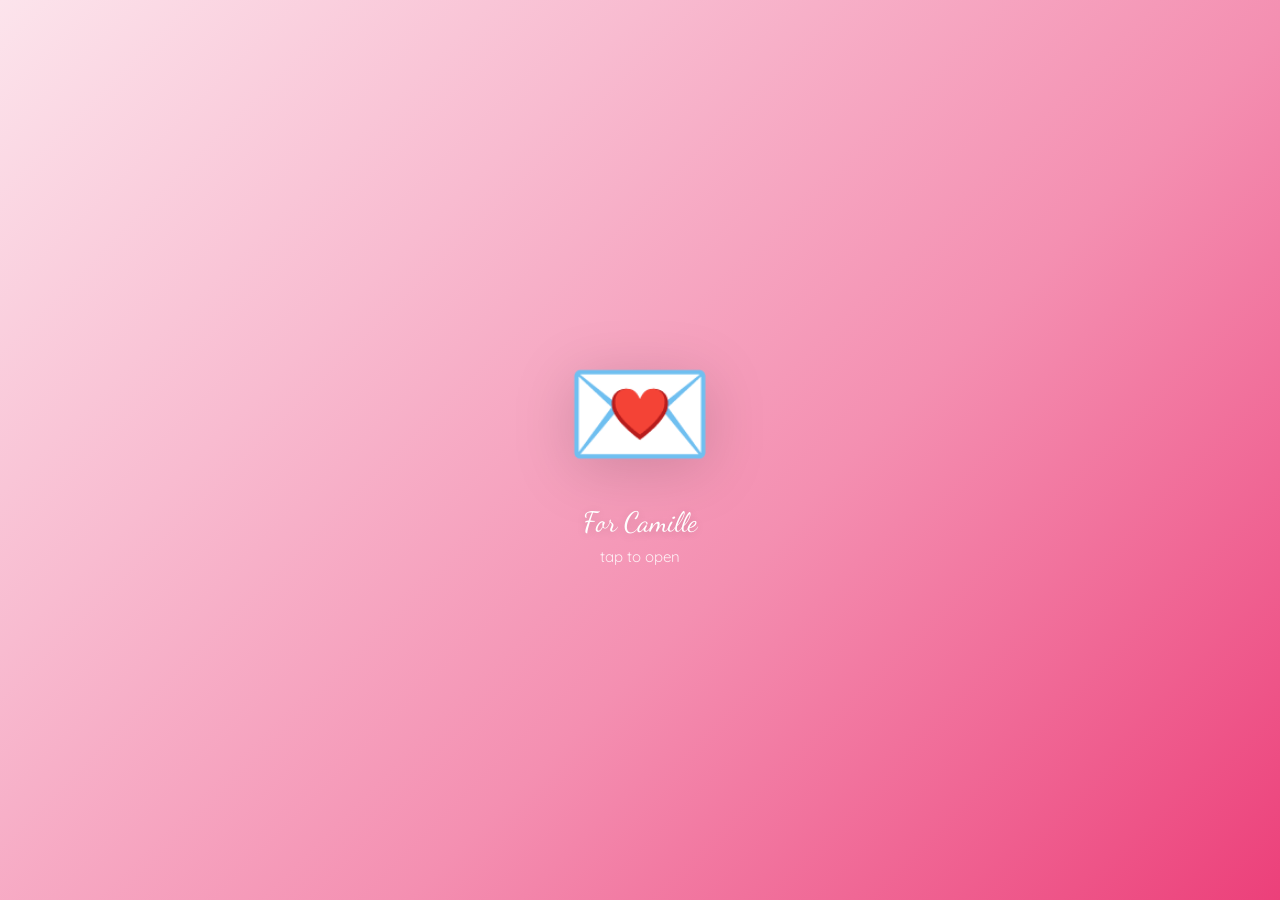
<file: index.html>
<!DOCTYPE html>
<html lang="en">
<head>
  <meta charset="UTF-8" />
  <meta name="viewport" content="width=device-width, initial-scale=1.0" />
  <title>For You, Camille</title>
  <style>
    @import url('https://fonts.googleapis.com/css2?family=Dancing+Script:wght@400;700&family=Quicksand:wght@300;400;600&display=swap');

    * { margin: 0; padding: 0; box-sizing: border-box; }

    body {
      min-height: 100vh;
      background: linear-gradient(135deg, #fce4ec 0%, #f8bbd0 30%, #f48fb1 60%, #ec407a 100%);
      display: flex;
      align-items: center;
      justify-content: center;
      overflow: hidden;
      font-family: 'Quicksand', sans-serif;
      position: relative;
    }

    /* ── Floating Hearts Background ── */
    .hearts-bg {
      position: fixed;
      inset: 0;
      pointer-events: none;
      z-index: 0;
      overflow: hidden;
    }
    .floating-heart {
      position: absolute;
      bottom: -80px;
      color: rgba(255, 255, 255, 0.25);
      font-size: 24px;
      animation: floatUp linear infinite;
      user-select: none;
    }
    @keyframes floatUp {
      0%   { transform: translateY(0) rotate(0deg) scale(1); opacity: 1; }
      50%  { opacity: 0.8; }
      100% { transform: translateY(-110vh) rotate(360deg) scale(0.5); opacity: 0; }
    }

    /* ── Sparkle particles ── */
    .sparkle {
      position: fixed;
      width: 6px;
      height: 6px;
      background: #fff;
      border-radius: 50%;
      pointer-events: none;
      z-index: 0;
      animation: twinkle 2s ease-in-out infinite;
    }
    @keyframes twinkle {
      0%, 100% { opacity: 0.2; transform: scale(0.8); }
      50% { opacity: 1; transform: scale(1.3); }
    }

    /* ── Main Card ── */
    .card {
      position: relative;
      z-index: 10;
      background: rgba(255, 255, 255, 0.92);
      backdrop-filter: blur(20px);
      border-radius: 30px;
      padding: 50px 40px;
      max-width: 480px;
      width: 90%;
      text-align: center;
      box-shadow:
        0 20px 60px rgba(236, 64, 122, 0.3),
        0 0 0 1px rgba(255, 255, 255, 0.5),
        inset 0 1px 0 rgba(255, 255, 255, 0.8);
      animation: cardEntry 1s cubic-bezier(0.34, 1.56, 0.64, 1) forwards;
      opacity: 0;
      transform: scale(0.8) translateY(30px);
    }
    @keyframes cardEntry {
      to { opacity: 1; transform: scale(1) translateY(0); }
    }

    /* ── Envelope intro ── */
    .envelope-scene {
      position: fixed;
      inset: 0;
      z-index: 100;
      display: flex;
      align-items: center;
      justify-content: center;
      background: linear-gradient(135deg, #fce4ec 0%, #f8bbd0 30%, #f48fb1 60%, #ec407a 100%);
      transition: opacity 0.8s ease, visibility 0.8s ease;
    }
    .envelope-scene.hidden {
      opacity: 0;
      visibility: hidden;
      pointer-events: none;
    }
    .envelope {
      cursor: pointer;
      animation: envelopeBounce 2s ease-in-out infinite;
      text-align: center;
    }
    .envelope-icon {
      font-size: 120px;
      display: block;
      filter: drop-shadow(0 10px 30px rgba(0,0,0,0.15));
      transition: transform 0.3s ease;
    }
    .envelope:hover .envelope-icon {
      transform: scale(1.1) rotate(-5deg);
    }
    .envelope-label {
      margin-top: 20px;
      font-family: 'Dancing Script', cursive;
      font-size: 28px;
      color: white;
      text-shadow: 0 2px 10px rgba(0,0,0,0.15);
      animation: fadeInUp 1s ease 0.5s both;
    }
    .envelope-sublabel {
      margin-top: 8px;
      font-size: 15px;
      color: rgba(255,255,255,0.85);
      animation: fadeInUp 1s ease 0.8s both;
    }
    @keyframes envelopeBounce {
      0%, 100% { transform: translateY(0); }
      50% { transform: translateY(-15px); }
    }
    @keyframes fadeInUp {
      from { opacity: 0; transform: translateY(15px); }
      to { opacity: 1; transform: translateY(0); }
    }

    /* ── Bear ── */
    .bear {
      font-size: 80px;
      margin-bottom: 10px;
      animation: bearWiggle 3s ease-in-out infinite;
      display: inline-block;
    }
    @keyframes bearWiggle {
      0%, 100% { transform: rotate(-5deg); }
      25% { transform: rotate(5deg); }
      50% { transform: rotate(-3deg); }
      75% { transform: rotate(3deg); }
    }

    .greeting {
      font-family: 'Dancing Script', cursive;
      font-size: 22px;
      color: #e91e63;
      margin-bottom: 5px;
      animation: fadeIn 1s ease 0.3s both;
    }

    .name {
      font-family: 'Dancing Script', cursive;
      font-size: 42px;
      font-weight: 700;
      color: #c2185b;
      margin-bottom: 20px;
      animation: fadeIn 1s ease 0.5s both;
      text-shadow: 0 2px 4px rgba(194, 24, 91, 0.15);
    }

    .message {
      font-size: 16px;
      color: #6d4c5e;
      line-height: 1.7;
      margin-bottom: 30px;
      animation: fadeIn 1s ease 0.7s both;
      padding: 0 10px;
    }

    .question {
      font-family: 'Dancing Script', cursive;
      font-size: 32px;
      font-weight: 700;
      color: #e91e63;
      margin-bottom: 30px;
      animation: fadeIn 1s ease 0.9s both, pulse 2s ease-in-out infinite;
    }
    @keyframes pulse {
      0%, 100% { transform: scale(1); }
      50% { transform: scale(1.03); }
    }
    @keyframes fadeIn {
      from { opacity: 0; transform: translateY(10px); }
      to { opacity: 1; transform: translateY(0); }
    }

    /* ── Buttons ── */
    .buttons {
      display: flex;
      gap: 20px;
      justify-content: center;
      flex-wrap: wrap;
      animation: fadeIn 1s ease 1.1s both;
    }

    .btn-yes {
      background: linear-gradient(135deg, #ec407a, #e91e63, #c2185b);
      color: white;
      border: none;
      padding: 16px 50px;
      font-size: 22px;
      font-family: 'Quicksand', sans-serif;
      font-weight: 600;
      border-radius: 50px;
      cursor: pointer;
      box-shadow: 0 8px 25px rgba(233, 30, 99, 0.4);
      transition: all 0.3s ease;
      position: relative;
      overflow: hidden;
    }
    .btn-yes::before {
      content: '';
      position: absolute;
      inset: 0;
      background: linear-gradient(135deg, transparent, rgba(255,255,255,0.2), transparent);
      transform: translateX(-100%);
      transition: transform 0.5s ease;
    }
    .btn-yes:hover {
      transform: translateY(-3px) scale(1.05);
      box-shadow: 0 12px 35px rgba(233, 30, 99, 0.5);
    }
    .btn-yes:hover::before {
      transform: translateX(100%);
    }

    .btn-no {
      background: white;
      color: #e91e63;
      border: 2px solid #f48fb1;
      padding: 16px 50px;
      font-size: 22px;
      font-family: 'Quicksand', sans-serif;
      font-weight: 600;
      border-radius: 50px;
      cursor: pointer;
      transition: all 0.2s ease;
      position: relative;
    }
    .btn-no:hover {
      background: #fce4ec;
    }

    /* ── Sad bear on No hover ── */
    .no-msg {
      font-size: 14px;
      color: #e91e63;
      margin-top: 15px;
      min-height: 24px;
      font-style: italic;
      transition: opacity 0.3s ease;
    }

    /* ── Celebration Overlay ── */
    .celebration {
      position: fixed;
      inset: 0;
      z-index: 200;
      display: flex;
      align-items: center;
      justify-content: center;
      background: rgba(255, 255, 255, 0.0);
      opacity: 0;
      visibility: hidden;
      transition: all 0.5s ease;
    }
    .celebration.active {
      opacity: 1;
      visibility: visible;
      background: rgba(255, 240, 245, 0.95);
    }

    .celebration-content {
      text-align: center;
      transform: scale(0.5);
      transition: transform 0.6s cubic-bezier(0.34, 1.56, 0.64, 1);
    }
    .celebration.active .celebration-content {
      transform: scale(1);
    }

    .celeb-emoji {
      font-size: 100px;
      animation: celebBounce 1s ease-in-out infinite;
      display: inline-block;
    }
    @keyframes celebBounce {
      0%, 100% { transform: translateY(0) rotate(0deg); }
      25% { transform: translateY(-20px) rotate(-10deg); }
      75% { transform: translateY(-20px) rotate(10deg); }
    }

    .celeb-title {
      font-family: 'Dancing Script', cursive;
      font-size: 48px;
      font-weight: 700;
      color: #c2185b;
      margin: 20px 0;
      text-shadow: 0 2px 10px rgba(194, 24, 91, 0.2);
    }
    .celeb-msg {
      font-size: 18px;
      color: #6d4c5e;
      line-height: 1.8;
      max-width: 400px;
      margin: 0 auto;
    }
    .celeb-msg .signature {
      font-family: 'Dancing Script', cursive;
      font-size: 26px;
      color: #e91e63;
      margin-top: 20px;
      display: block;
    }
    .celeb-hearts {
      margin-top: 15px;
      font-size: 30px;
      animation: pulse 1.5s ease-in-out infinite;
    }

    /* ── Confetti Canvas ── */
    #confetti-canvas {
      position: fixed;
      inset: 0;
      z-index: 250;
      pointer-events: none;
    }

    /* ── Responsive ── */
    @media (max-width: 500px) {
      .card { padding: 35px 25px; }
      .name { font-size: 34px; }
      .question { font-size: 26px; }
      .btn-yes, .btn-no { padding: 14px 35px; font-size: 18px; }
      .celeb-title { font-size: 36px; }
      .envelope-icon { font-size: 90px; }
      .envelope-label { font-size: 22px; }
    }
  </style>
</head>
<body>

  <!-- Floating Hearts Background -->
  <div class="hearts-bg" id="hearts-bg"></div>

  <!-- Sparkles -->
  <div id="sparkles"></div>

  <!-- Envelope Intro -->
  <div class="envelope-scene" id="envelope-scene">
    <div class="envelope" onclick="openEnvelope()">
      <span class="envelope-icon">💌</span>
      <div class="envelope-label">For Camille</div>
      <div class="envelope-sublabel">tap to open</div>
    </div>
  </div>

  <!-- Main Card -->
  <div class="card" id="main-card" style="display:none;">
    <div class="bear">🧸</div>
    <div class="greeting">Hey beautiful,</div>
    <div class="name">Camille</div>
    <div class="message">
      Every moment with you feels like a dream I never want to wake up from.
      You make my world brighter, my days warmer, and my heart fuller.
      So I just have one little question for you...
    </div>
    <div class="question">Will you be my Valentine? 💕</div>
    <div class="buttons">
      <button class="btn-yes" onclick="sayYes()">Yes! 💖</button>
      <button class="btn-no" id="btn-no" onmouseover="runAway()" onclick="runAway()">No</button>
    </div>
    <div class="no-msg" id="no-msg"></div>
  </div>

  <!-- Celebration -->
  <div class="celebration" id="celebration">
    <div class="celebration-content">
      <div class="celeb-emoji">🥰</div>
      <div class="celeb-title">Yaaay!</div>
      <div class="celeb-msg">
        I knew you'd say yes! 🎉<br><br>
        You just made me the happiest person in the world.
        I can't wait to spend this Valentine's Day with you,
        and every day after that. 💕<br>
        <span class="signature">Forever yours, Monskie 💗</span>
      </div>
      <div class="celeb-hearts">💖✨💖✨💖</div>
    </div>
  </div>

  <!-- Confetti -->
  <canvas id="confetti-canvas"></canvas>

  <script>
    // ── Floating Hearts ──
    const heartsContainer = document.getElementById('hearts-bg');
    const heartChars = ['💕', '💖', '💗', '💓', '💘', '💝', '♥', '❤️', '🩷', '🤍'];

    function spawnHeart() {
      const heart = document.createElement('span');
      heart.className = 'floating-heart';
      heart.textContent = heartChars[Math.floor(Math.random() * heartChars.length)];
      heart.style.left = Math.random() * 100 + '%';
      heart.style.fontSize = (16 + Math.random() * 28) + 'px';
      const duration = 6 + Math.random() * 8;
      heart.style.animationDuration = duration + 's';
      heart.style.animationDelay = Math.random() * 2 + 's';
      heartsContainer.appendChild(heart);
      setTimeout(() => heart.remove(), (duration + 2) * 1000);
    }
    setInterval(spawnHeart, 400);
    for (let i = 0; i < 15; i++) setTimeout(spawnHeart, i * 200);

    // ── Sparkles ──
    const sparklesContainer = document.getElementById('sparkles');
    for (let i = 0; i < 30; i++) {
      const s = document.createElement('div');
      s.className = 'sparkle';
      s.style.left = Math.random() * 100 + '%';
      s.style.top = Math.random() * 100 + '%';
      s.style.animationDelay = Math.random() * 3 + 's';
      s.style.animationDuration = (1.5 + Math.random() * 2) + 's';
      sparklesContainer.appendChild(s);
    }

    // ── Envelope Open ──
    function openEnvelope() {
      document.getElementById('envelope-scene').classList.add('hidden');
      const card = document.getElementById('main-card');
      card.style.display = 'block';
    }

    // ── No Button Run Away ──
    const noMessages = [
      "Hehe, not that easy! 😜",
      "Are you sure?? 🥺",
      "Think again... 🐻💔",
      "Please? Pretty please? 🥹",
      "The bear is getting sad... 😢",
      "You're breaking my heart! 💔",
      "Noooo come back! 😭",
      "I promise I'll be the best! 🥺💕",
      "Click Yes already! 😤💖",
      "I won't give up! 🧸❤️",
    ];
    let noCount = 0;

    function runAway() {
      const btn = document.getElementById('btn-no');
      const card = document.querySelector('.card');
      const cardRect = card.getBoundingClientRect();

      const maxX = cardRect.width - btn.offsetWidth - 40;
      const maxY = cardRect.height - btn.offsetHeight - 20;

      const randomX = Math.random() * maxX - maxX / 2;
      const randomY = Math.random() * maxY - maxY / 2;

      btn.style.position = 'relative';
      btn.style.left = randomX + 'px';
      btn.style.top = randomY + 'px';
      btn.style.transform = `rotate(${Math.random() * 30 - 15}deg)`;

      // Show a cute message
      const msgEl = document.getElementById('no-msg');
      msgEl.textContent = noMessages[noCount % noMessages.length];
      noCount++;

      // Make Yes button grow slightly each time
      const yesBtn = document.querySelector('.btn-yes');
      const scale = 1 + noCount * 0.04;
      yesBtn.style.transform = `scale(${Math.min(scale, 1.4)})`;

      // Make No button shrink
      const noScale = 1 - noCount * 0.05;
      if (noScale > 0.3) {
        btn.style.fontSize = (22 * noScale) + 'px';
        btn.style.padding = `${16 * noScale}px ${50 * noScale}px`;
      }
    }

    // ── Yes Button ──
    function sayYes() {
      document.getElementById('celebration').classList.add('active');
      startConfetti();
    }

    // ── Confetti ──
    function startConfetti() {
      const canvas = document.getElementById('confetti-canvas');
      const ctx = canvas.getContext('2d');
      canvas.width = window.innerWidth;
      canvas.height = window.innerHeight;

      const confettiPieces = [];
      const colors = ['#e91e63', '#ff5252', '#ff4081', '#f50057', '#ff80ab',
                       '#f8bbd0', '#fce4ec', '#ffeb3b', '#ff9800', '#e040fb',
                       '#ea80fc', '#fff', '#ff1744', '#f44336'];
      const shapes = ['circle', 'rect', 'heart'];

      for (let i = 0; i < 200; i++) {
        confettiPieces.push({
          x: Math.random() * canvas.width,
          y: Math.random() * canvas.height - canvas.height,
          w: 5 + Math.random() * 10,
          h: 5 + Math.random() * 10,
          color: colors[Math.floor(Math.random() * colors.length)],
          shape: shapes[Math.floor(Math.random() * shapes.length)],
          vx: Math.random() * 4 - 2,
          vy: 2 + Math.random() * 4,
          rotation: Math.random() * 360,
          rotSpeed: Math.random() * 10 - 5,
          opacity: 0.8 + Math.random() * 0.2,
        });
      }

      function drawHeart(cx, cy, size, color) {
        ctx.beginPath();
        const s = size / 2;
        ctx.moveTo(cx, cy + s / 4);
        ctx.bezierCurveTo(cx, cy - s / 2, cx - s, cy - s / 2, cx - s, cy + s / 8);
        ctx.bezierCurveTo(cx - s, cy + s, cx, cy + s * 1.2, cx, cy + s * 1.2);
        ctx.bezierCurveTo(cx, cy + s * 1.2, cx + s, cy + s, cx + s, cy + s / 8);
        ctx.bezierCurveTo(cx + s, cy - s / 2, cx, cy - s / 2, cx, cy + s / 4);
        ctx.fillStyle = color;
        ctx.fill();
      }

      function animate() {
        ctx.clearRect(0, 0, canvas.width, canvas.height);
        let active = false;
        for (const p of confettiPieces) {
          p.x += p.vx;
          p.y += p.vy;
          p.rotation += p.rotSpeed;
          p.vy += 0.05;
          if (p.y < canvas.height + 50) active = true;

          ctx.save();
          ctx.translate(p.x, p.y);
          ctx.rotate((p.rotation * Math.PI) / 180);
          ctx.globalAlpha = p.opacity;

          if (p.shape === 'circle') {
            ctx.beginPath();
            ctx.arc(0, 0, p.w / 2, 0, Math.PI * 2);
            ctx.fillStyle = p.color;
            ctx.fill();
          } else if (p.shape === 'heart') {
            drawHeart(0, 0, p.w, p.color);
          } else {
            ctx.fillStyle = p.color;
            ctx.fillRect(-p.w / 2, -p.h / 2, p.w, p.h);
          }
          ctx.restore();
        }
        if (active) requestAnimationFrame(animate);
      }
      animate();

      // Burst more confetti after a moment
      setTimeout(() => {
        for (let i = 0; i < 100; i++) {
          confettiPieces.push({
            x: canvas.width / 2 + (Math.random() - 0.5) * 200,
            y: canvas.height / 2,
            w: 5 + Math.random() * 10,
            h: 5 + Math.random() * 10,
            color: colors[Math.floor(Math.random() * colors.length)],
            shape: shapes[Math.floor(Math.random() * shapes.length)],
            vx: Math.random() * 12 - 6,
            vy: -(5 + Math.random() * 8),
            rotation: Math.random() * 360,
            rotSpeed: Math.random() * 10 - 5,
            opacity: 0.8 + Math.random() * 0.2,
          });
        }
        animate();
      }, 800);
    }

    // Resize confetti canvas on window resize
    window.addEventListener('resize', () => {
      const canvas = document.getElementById('confetti-canvas');
      canvas.width = window.innerWidth;
      canvas.height = window.innerHeight;
    });
  </script>
</body>
</html>
</file>
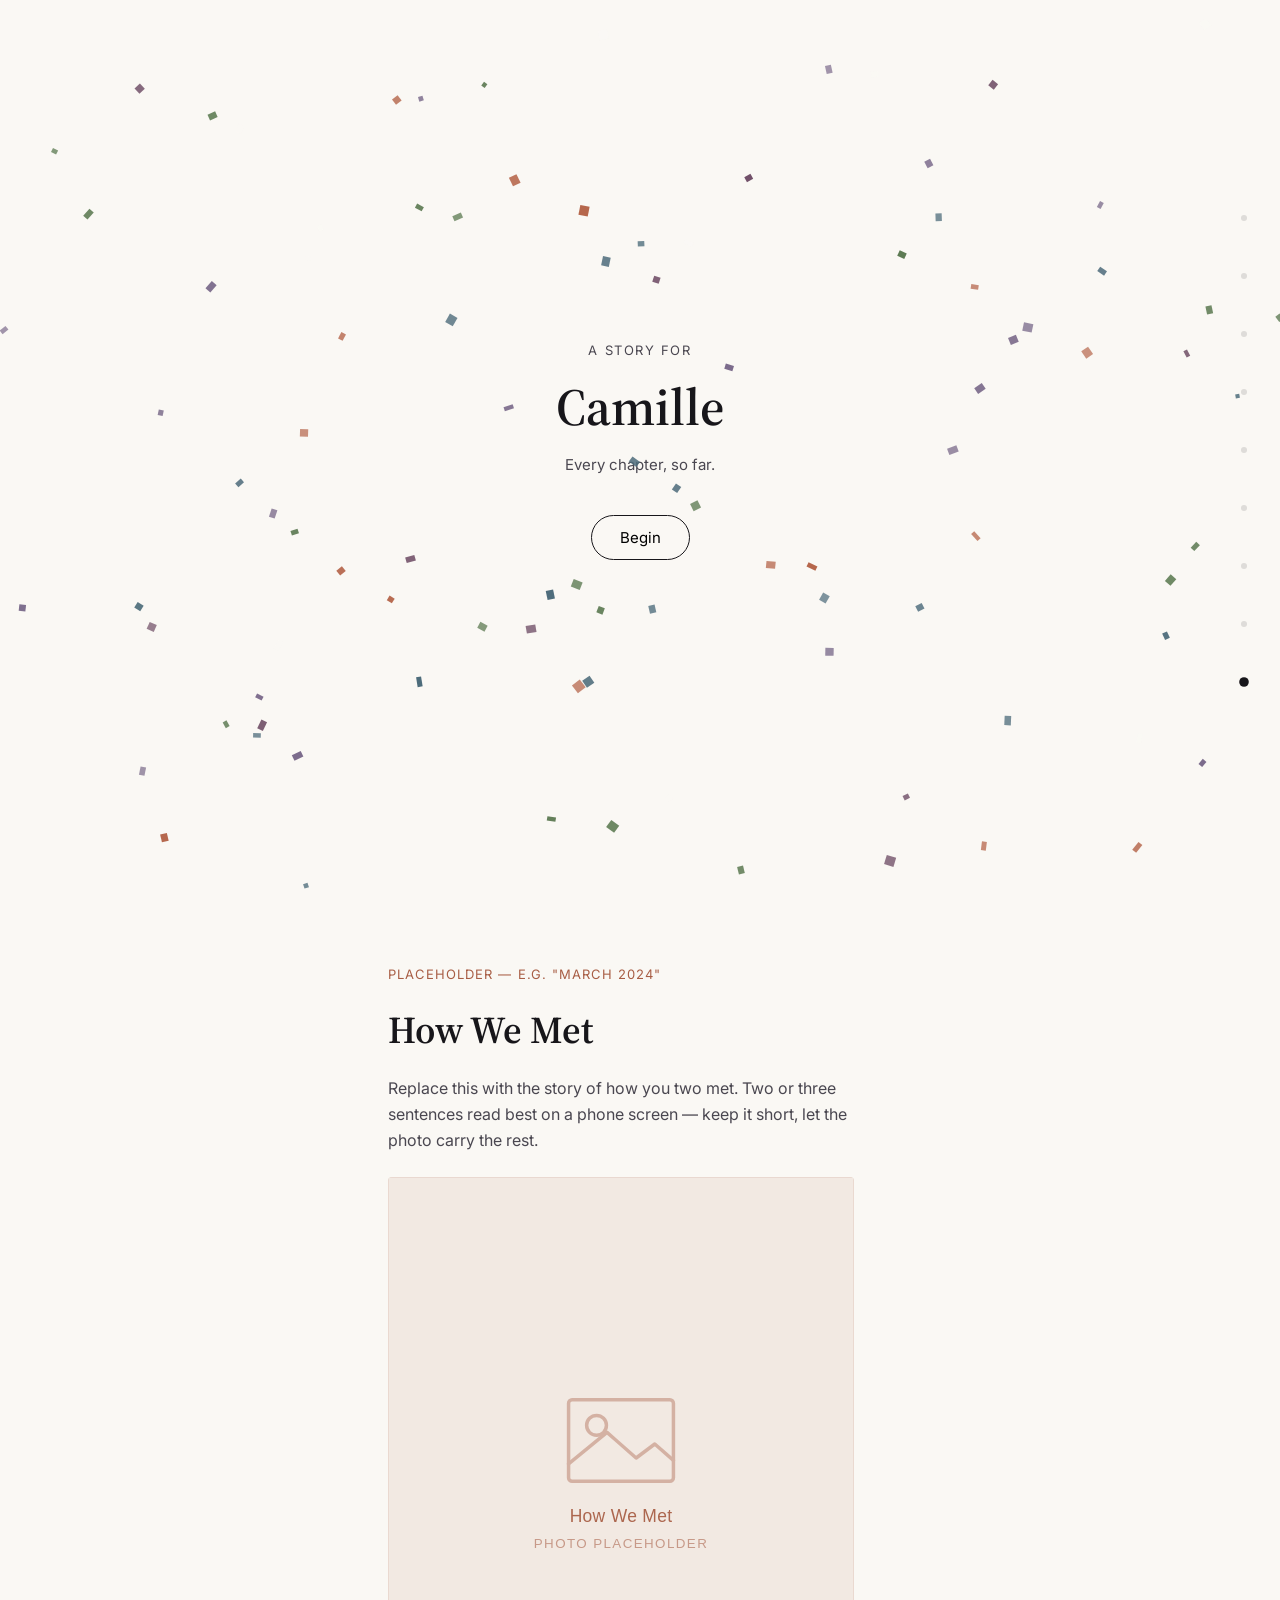
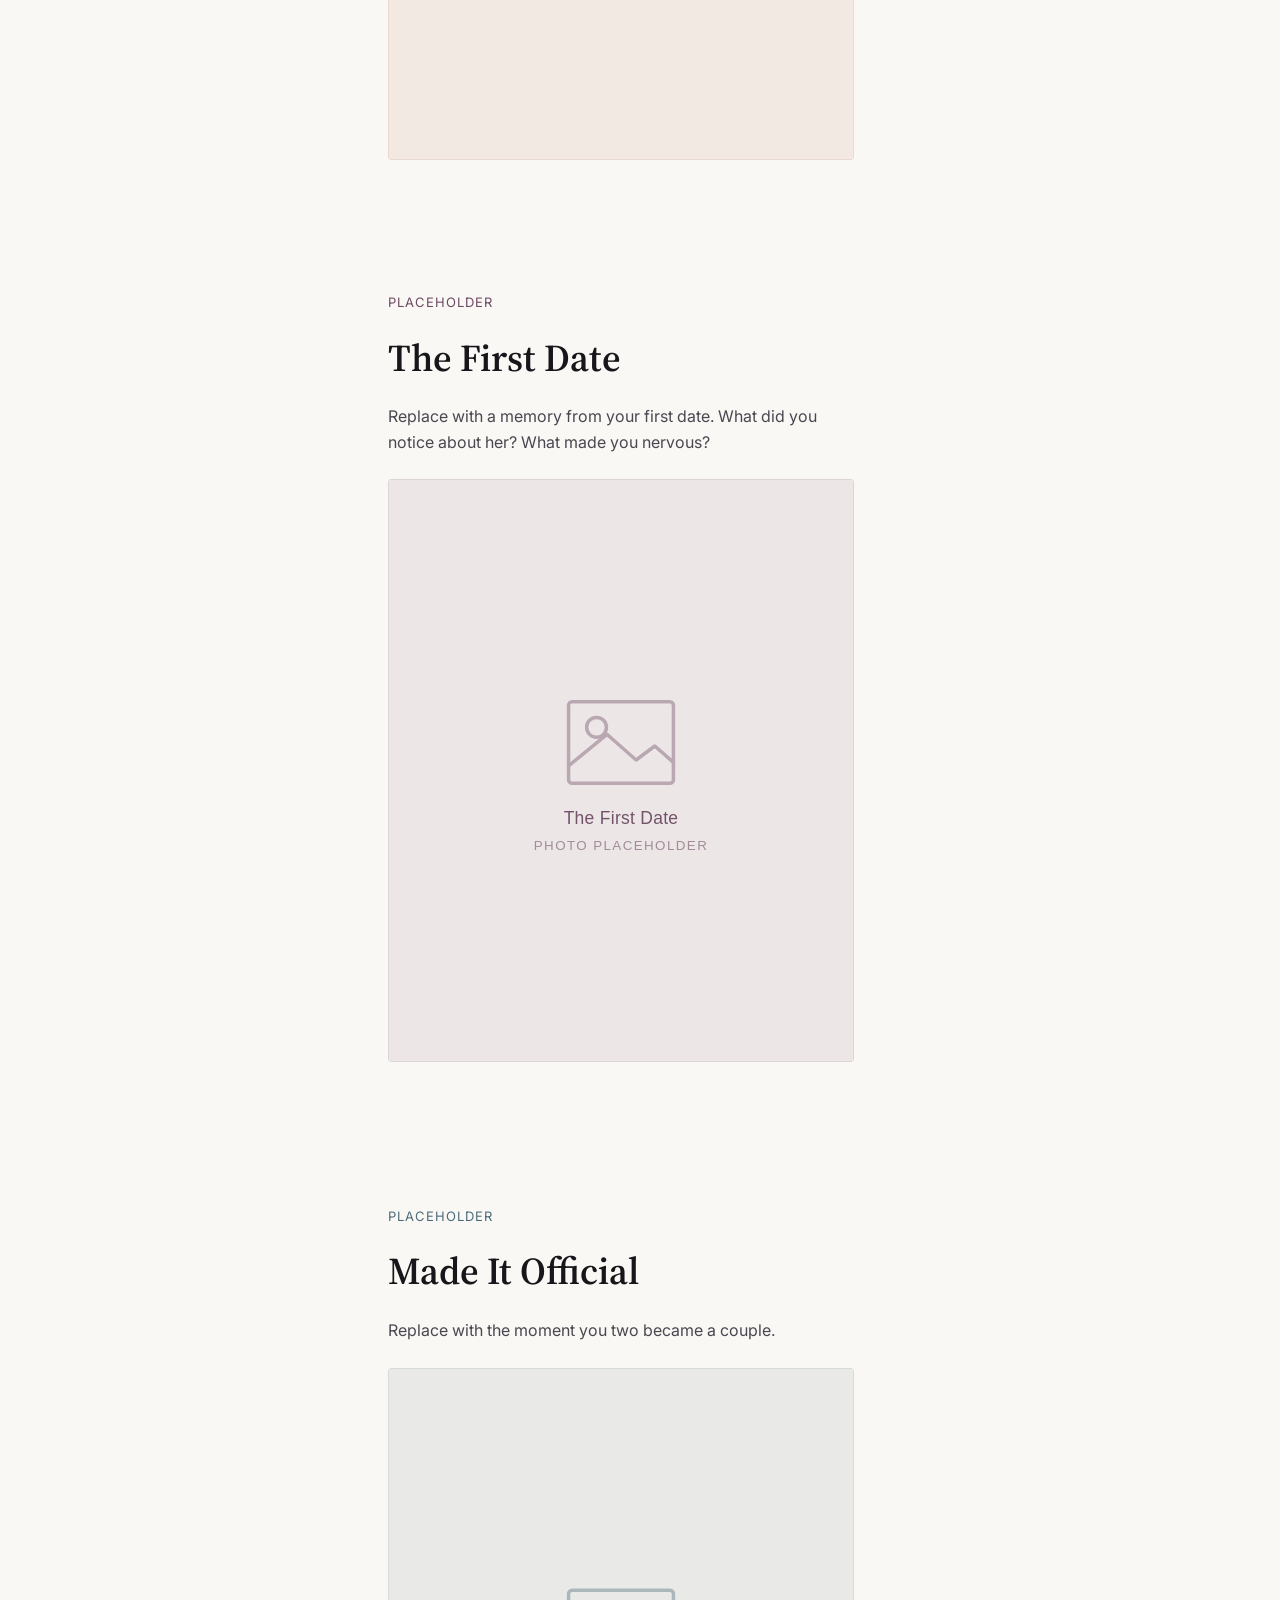
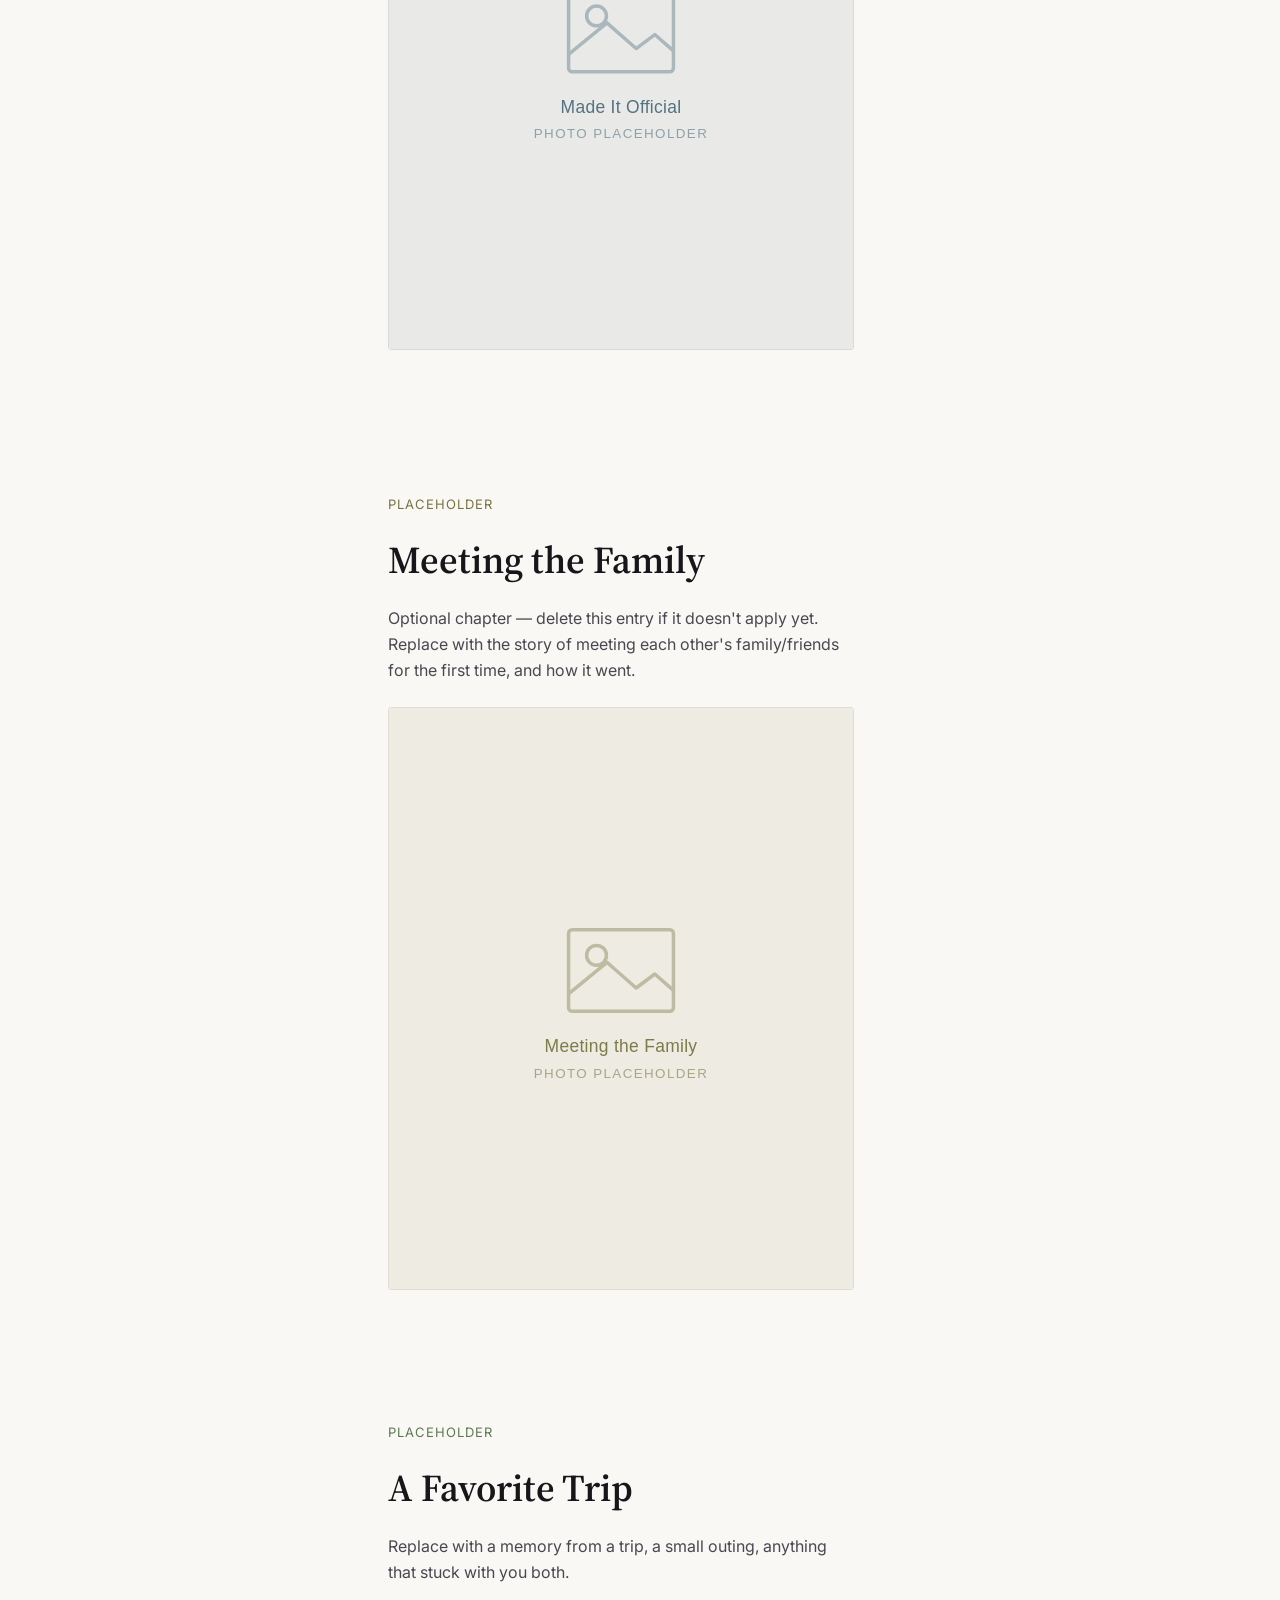
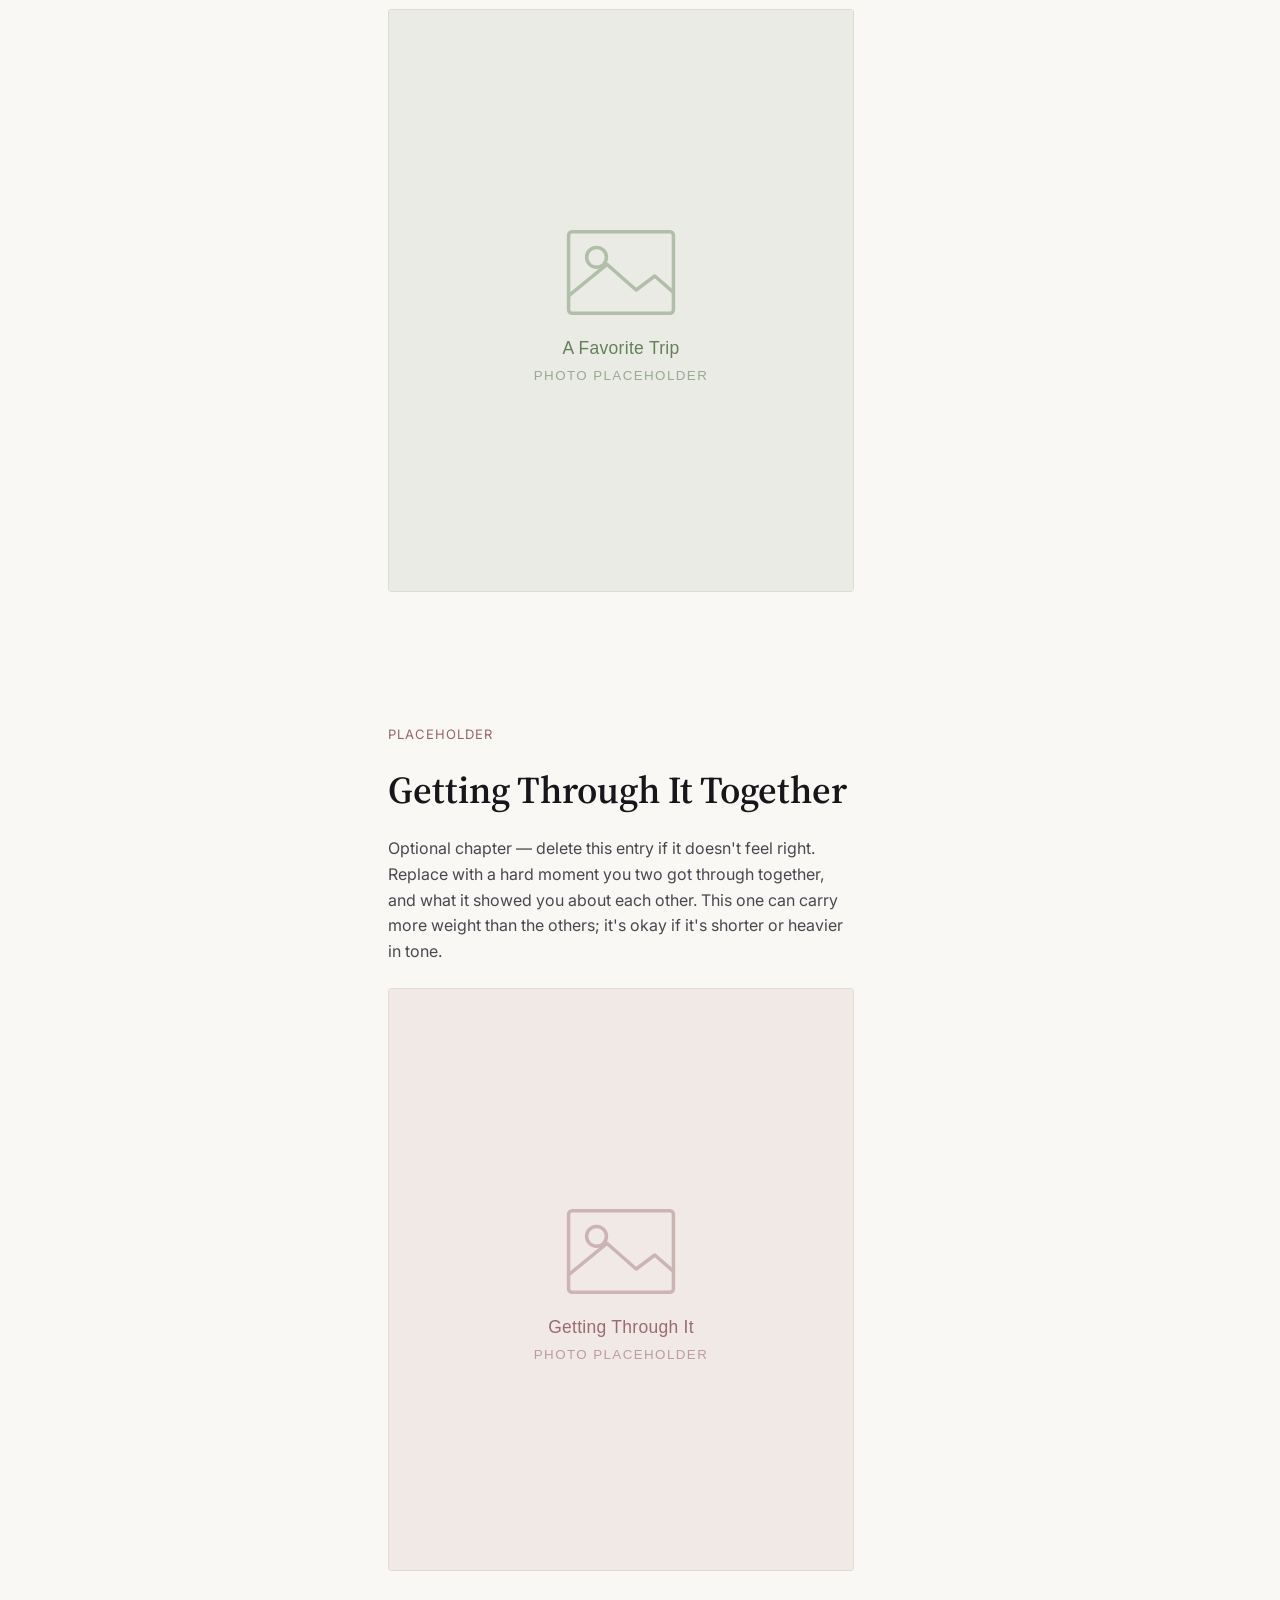
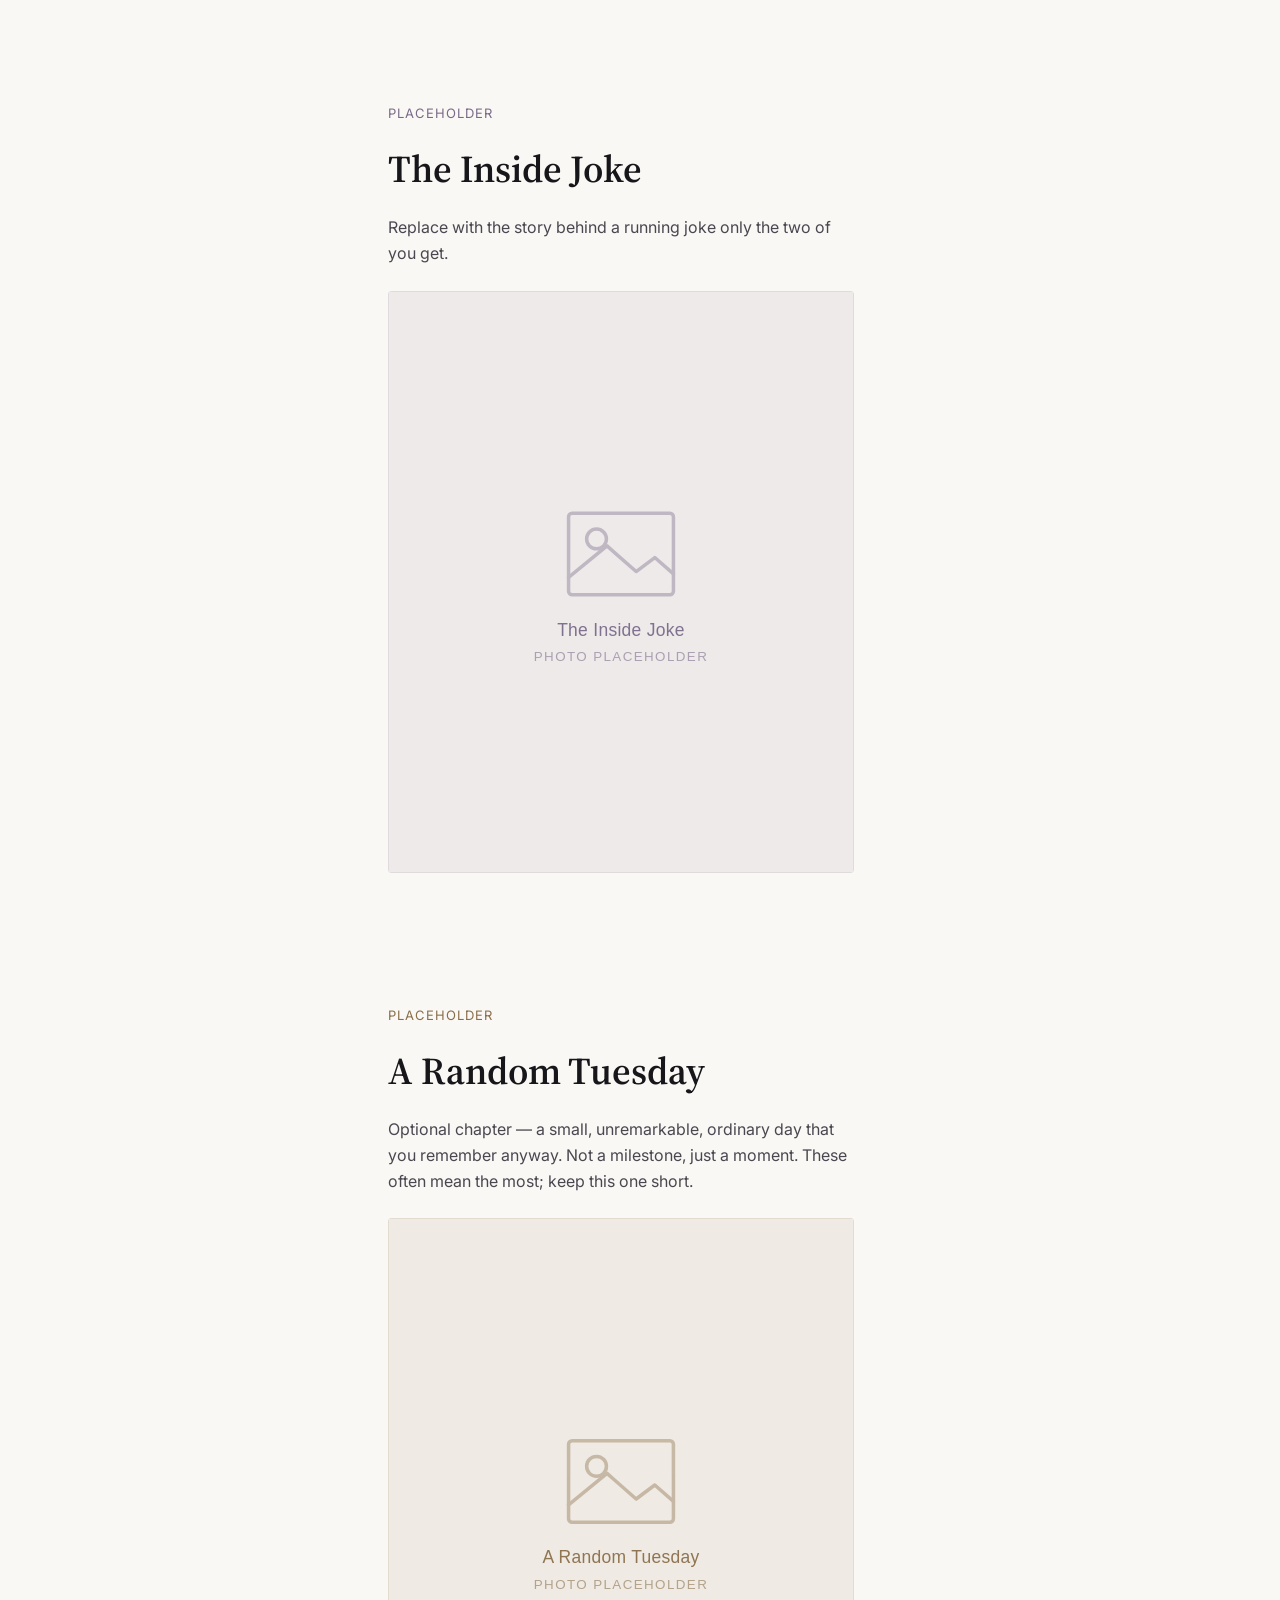
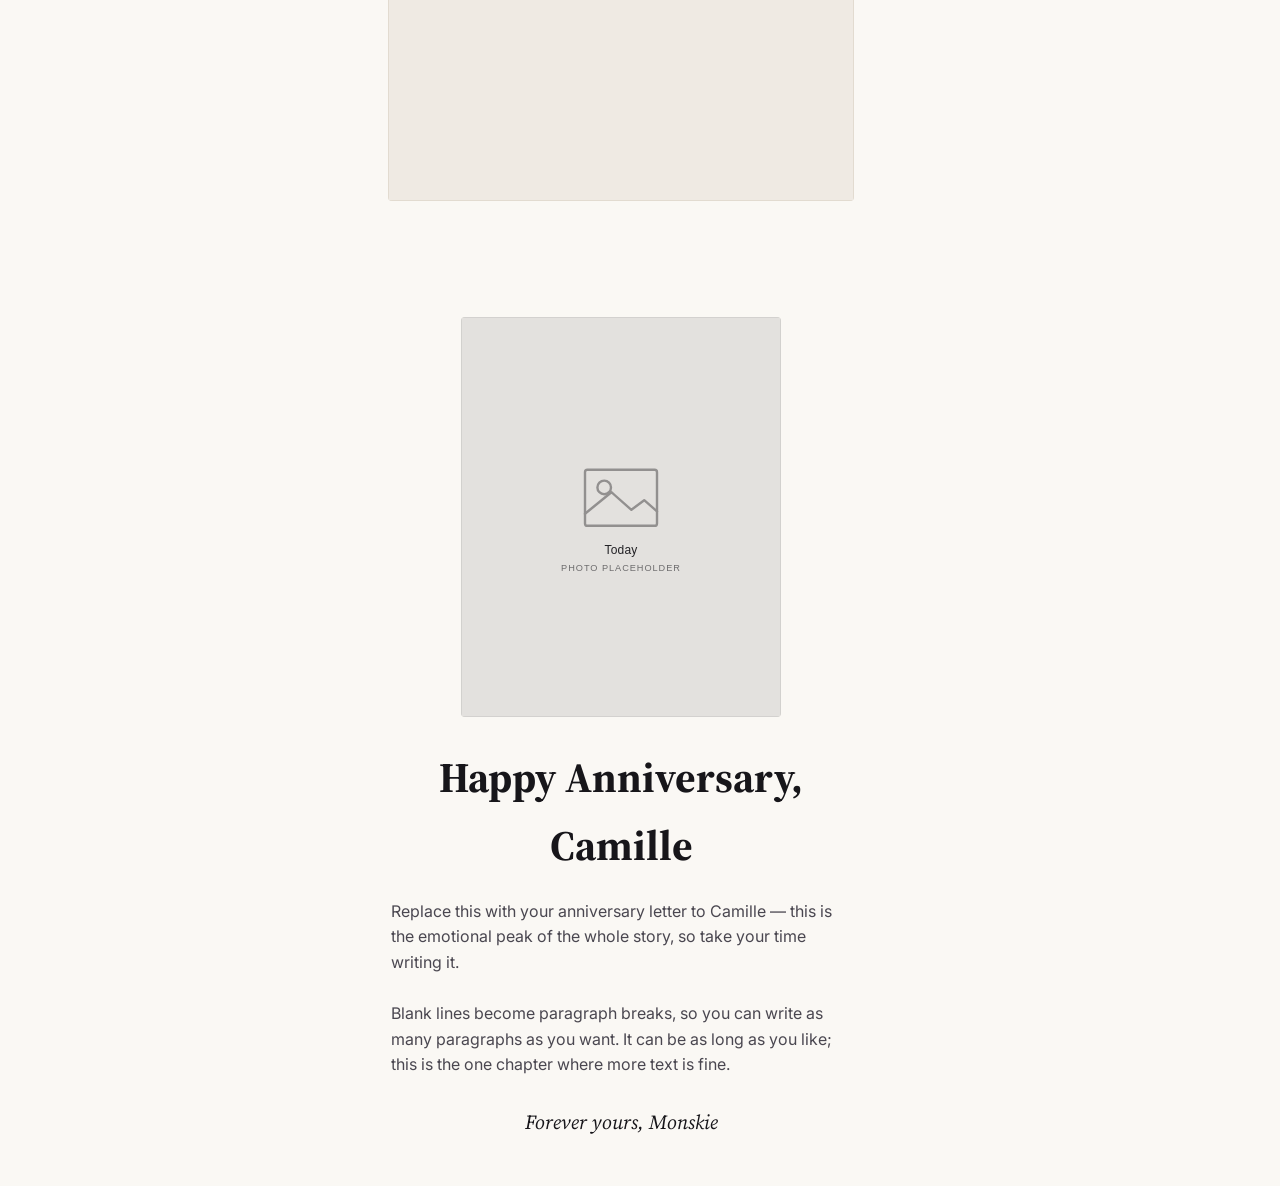
<file: anniversary/index.html>
<!DOCTYPE html>
<html lang="en">
<head>
  <meta charset="UTF-8" />
  <meta name="viewport" content="width=device-width, initial-scale=1.0, viewport-fit=cover" />
  <title>Our Story</title>
  <link rel="manifest" href="manifest.json" />
  <link rel="preconnect" href="https://fonts.googleapis.com" />
  <link rel="preconnect" href="https://fonts.gstatic.com" crossorigin />
  <link href="https://fonts.googleapis.com/css2?family=Source+Serif+4:wght@500;600&family=Inter:wght@400;500&display=swap" rel="stylesheet" />
  <link rel="stylesheet" href="styles.css" />
</head>
<body>
  <div class="ambient" id="ambient" aria-hidden="true"></div>

  <nav class="progress-rail" id="progress-rail" aria-label="Chapter progress"></nav>

  <main class="frame" id="frame">
    <section class="cover" id="cover">
      <p class="cover-eyebrow">A story for</p>
      <h1 class="cover-title" id="cover-name">—</h1>
      <p class="cover-sub">Every chapter, so far.</p>
      <button class="cover-cta" id="begin-btn" type="button">Begin</button>
    </section>

    <div id="chapters"></div>

    <section class="finale" id="finale" data-unlocked="false">
      <div id="finale-locked">
        <div class="finale-seal" aria-hidden="true">✦</div>
        <h2 class="finale-locked-headline" id="finale-locked-headline"></h2>
        <p class="finale-locked-sub" id="finale-locked-sub"></p>
        <div class="countdown" id="countdown" aria-live="polite">
          <div class="countdown-unit"><strong id="cd-days">0</strong><span>days</span></div>
          <div class="countdown-unit"><strong id="cd-hours">0</strong><span>hrs</span></div>
          <div class="countdown-unit"><strong id="cd-mins">0</strong><span>min</span></div>
          <div class="countdown-unit"><strong id="cd-secs">0</strong><span>sec</span></div>
        </div>
      </div>

      <div id="finale-unlocked">
        <div class="letter-media" id="letter-media"></div>
        <h2 class="letter-title" id="letter-title"></h2>
        <p class="letter-body" id="letter-body"></p>
        <p class="letter-signature" id="letter-signature"></p>
      </div>
    </section>
  </main>

  <canvas id="confetti-canvas"></canvas>

  <script src="app.js"></script>
</body>
</html>
</file>
<file: anniversary/styles.css>
/* ── Design tokens ──
   Ink-on-ivory editorial base, inspired by restrained print-essay
   aesthetics (not copied from any brand's proprietary tokens).
   Accent set is intentionally muted — each chapter picks one. */
:root {
  --ink: #17161a;
  --ink-soft: #4a4750;
  --ivory: #faf8f4;
  --ivory-dim: #f1ede4;
  --hairline: rgba(23, 22, 26, 0.12);

  /* Accents are used for small uppercase date labels on ivory, so each is
     tuned to clear WCAG AA (4.5:1) at 13px rather than picked purely by eye. */
  --accent-clay: #a85e45;
  --accent-fig: #6c4a63;
  --accent-sky: #4c6b7a;
  --accent-cactus: #5c7a52;
  --accent-heather: #7a6a8a;
  --accent-olive: #767441;
  --accent-dust: #976565;
  --accent-kraft: #896e49;

  --serif: "Source Serif 4", Georgia, "Times New Roman", serif;
  --sans: "Inter", -apple-system, BlinkMacSystemFont, "Segoe UI", sans-serif;

  --ease-out: cubic-bezier(0.16, 1, 0.3, 1);
  --tap-min: 44px;
  /* Rail sits 14px from the right and is --tap-min wide; content clears it. */
  --rail-gutter: 66px;
}

* { margin: 0; padding: 0; box-sizing: border-box; }

html { -webkit-tap-highlight-color: transparent; }

body {
  background: var(--ivory);
  color: var(--ink);
  font-family: var(--sans);
  line-height: 1.6;
  overflow-x: hidden;
  min-height: 100dvh;
}

/* Only a single centered column, ever — no desktop layout by design (see PRD §7.1) */
.frame {
  max-width: 560px;
  margin: 0 auto;
  position: relative;
}

/* ── Progress rail ──
   Thumb-reachable, right edge, minimal — the only nav control (Hick's Law).
   It's fixed above the content, so every scrolling section reserves
   --rail-gutter on its right edge to keep text from running underneath it. */
.progress-rail {
  position: fixed;
  right: 14px;
  top: 50%;
  transform: translateY(-50%);
  display: flex;
  flex-direction: column;
  gap: 14px;
  z-index: 40;
}
.progress-rail button {
  width: var(--tap-min);
  height: var(--tap-min);
  display: flex;
  align-items: center;
  justify-content: center;
  background: none;
  border: none;
  cursor: pointer;
  padding: 0;
}
.progress-rail button span {
  width: 6px;
  height: 6px;
  border-radius: 50%;
  background: var(--hairline);
  transition: background 0.3s var(--ease-out), transform 0.3s var(--ease-out);
  display: block;
}
.progress-rail button[aria-current="true"] span {
  background: var(--ink);
  transform: scale(1.6);
}

/* The locked finale is the one dark section — ink dots would vanish on it. */
.progress-rail.on-dark button span {
  background: rgba(250, 248, 244, 0.32);
}
.progress-rail.on-dark button[aria-current="true"] span {
  background: var(--ivory);
}

/* ── Cover ── */
.cover {
  min-height: 100dvh;
  display: flex;
  flex-direction: column;
  align-items: center;
  justify-content: center;
  text-align: center;
  padding: 32px;
  gap: 18px;
}
.cover-eyebrow {
  font-size: 13px;
  letter-spacing: 0.12em;
  text-transform: uppercase;
  color: var(--ink-soft);
}
.cover-title {
  font-family: var(--serif);
  font-size: clamp(36px, 10vw, 52px);
  font-weight: 600;
  line-height: 1.1;
}
.cover-sub {
  color: var(--ink-soft);
  font-size: 15px;
  max-width: 320px;
}
.cover-cta {
  margin-top: 20px;
  min-height: var(--tap-min);
  padding: 12px 28px;
  border: 1px solid var(--ink);
  border-radius: 999px;
  background: none;
  font-family: var(--sans);
  font-size: 15px;
  cursor: pointer;
  transition: background 0.3s var(--ease-out), color 0.3s var(--ease-out);
}
.cover-cta:active {
  background: var(--ink);
  color: var(--ivory);
}

/* ── Chapters ── */
.chapter {
  min-height: 100dvh;
  display: flex;
  flex-direction: column;
  justify-content: center;
  gap: 24px;
  padding: 64px var(--rail-gutter) 64px 28px;
  opacity: 0;
  transform: translateY(24px);
  transition: opacity 0.8s var(--ease-out), transform 0.8s var(--ease-out);
}
.chapter.is-visible {
  opacity: 1;
  transform: translateY(0);
}

.chapter-date {
  font-size: 13px;
  letter-spacing: 0.08em;
  text-transform: uppercase;
  color: var(--chapter-accent, var(--ink-soft));
}
.chapter-title {
  font-family: var(--serif);
  font-size: clamp(28px, 8vw, 38px);
  font-weight: 600;
  line-height: 1.15;
}
.chapter-body {
  font-size: 16px;
  color: var(--ink-soft);
  max-width: 46ch;
}

.chapter-media {
  display: flex;
  gap: 12px;
  overflow-x: auto;
  scroll-snap-type: x mandatory;
  padding-bottom: 4px;
  -webkit-overflow-scrolling: touch;
  align-items: flex-start;
}
.chapter-media img,
.chapter-media video {
  scroll-snap-align: center;
  width: 100%;
  flex: 0 0 100%;
  border-radius: 4px;
  background: var(--ivory-dim);
}
.chapter-media img {
  aspect-ratio: 4 / 5;
  object-fit: cover;
}
/* Videos keep their own aspect ratio — cropping a clip to 4:5 would cut
   people out of frame, and phone video is usually 9:16 or 16:9. */
.chapter-media video {
  height: auto;
  max-height: 78vh;
  background: var(--ink);
}

/* A photo file that isn't there yet: a quiet dashed slot, not a broken icon. */
img.is-missing {
  object-fit: contain;
  border: 1px dashed var(--hairline);
  font-size: 12px;
  color: var(--ink-soft);
}

/* Subtle per-chapter accent wash, not a loud CTA color (see PRD §2.1) */
.chapter[data-accent="clay"]     { --chapter-accent: var(--accent-clay); }
.chapter[data-accent="fig"]      { --chapter-accent: var(--accent-fig); }
.chapter[data-accent="sky"]      { --chapter-accent: var(--accent-sky); }
.chapter[data-accent="cactus"]   { --chapter-accent: var(--accent-cactus); }
.chapter[data-accent="heather"]  { --chapter-accent: var(--accent-heather); }
.chapter[data-accent="olive"]    { --chapter-accent: var(--accent-olive); }
.chapter[data-accent="dust"]     { --chapter-accent: var(--accent-dust); }
.chapter[data-accent="kraft"]    { --chapter-accent: var(--accent-kraft); }

/* ── Finale: locked state (Von Restorff — intentionally breaks the rhythm) ── */
.finale {
  min-height: 100dvh;
  display: flex;
  flex-direction: column;
  align-items: center;
  justify-content: center;
  text-align: center;
  gap: 20px;
  padding: 48px var(--rail-gutter) 48px 28px;
  background: var(--ink);
  color: var(--ivory);
}
.finale-seal {
  font-size: 48px;
  animation: sealBreathe 3.5s ease-in-out infinite;
}
@keyframes sealBreathe {
  0%, 100% { transform: scale(1); opacity: 0.9; }
  50% { transform: scale(1.06); opacity: 1; }
}
.finale-locked-headline {
  font-family: var(--serif);
  font-size: clamp(24px, 7vw, 30px);
}
.finale-locked-sub {
  color: rgba(250, 248, 244, 0.65);
  font-size: 14px;
}
.countdown {
  display: flex;
  gap: 18px;
  margin-top: 10px;
}
.countdown-unit {
  display: flex;
  flex-direction: column;
  align-items: center;
  gap: 4px;
}
.countdown-unit strong {
  font-family: var(--serif);
  font-size: 28px;
  font-variant-numeric: tabular-nums;
}
.countdown-unit span {
  font-size: 11px;
  letter-spacing: 0.08em;
  text-transform: uppercase;
  color: rgba(250, 248, 244, 0.55);
}

/* ── Finale: unlocked letter state ──
   The finale holds two mutually exclusive states; CSS owns the switching so
   app.js only has to toggle .is-unlocked. */
#finale-unlocked { display: none; }
.finale.is-unlocked #finale-locked { display: none; }
.finale.is-unlocked #finale-unlocked {
  display: flex;
  flex-direction: column;
  align-items: center;
  gap: 20px;
}

.finale.is-unlocked {
  background: var(--ivory);
  color: var(--ink);
}
.letter-media {
  width: 100%;
  max-width: 320px;
}
.letter-media img,
.letter-media video {
  width: 100%;
  border-radius: 4px;
  background: var(--ivory-dim);
}
.letter-media img {
  aspect-ratio: 4 / 5;
  object-fit: cover;
}
.letter-media video {
  height: auto;
  max-height: 70vh;
  background: var(--ink);
}
.letter-title {
  font-family: var(--serif);
  font-size: clamp(30px, 9vw, 42px);
}
.letter-body {
  font-size: 16px;
  color: var(--ink-soft);
  max-width: 46ch;
  white-space: pre-line;
  text-align: left;
}
.letter-signature {
  font-family: var(--serif);
  font-style: italic;
  font-size: 20px;
  margin-top: 8px;
}

/* Ambient background layer, reused/toned-down from the Valentine page */
.ambient {
  position: fixed;
  inset: 0;
  pointer-events: none;
  z-index: 0;
  overflow: hidden;
}
.ambient span {
  position: absolute;
  bottom: -40px;
  opacity: 0;
  font-size: 14px;
  color: var(--chapter-accent, var(--ink-soft));
  animation: driftUp linear infinite;
}
@keyframes driftUp {
  0% { transform: translateY(0); opacity: 0; }
  10% { opacity: 0.35; }
  90% { opacity: 0.15; }
  100% { transform: translateY(-100vh); opacity: 0; }
}

#confetti-canvas {
  position: fixed;
  inset: 0;
  z-index: 60;
  pointer-events: none;
}

@media (prefers-reduced-motion: reduce) {
  .chapter { transition: opacity 0.3s linear; transform: none; }
  .finale-seal { animation: none; }
  .ambient { display: none; }
}
</file>
